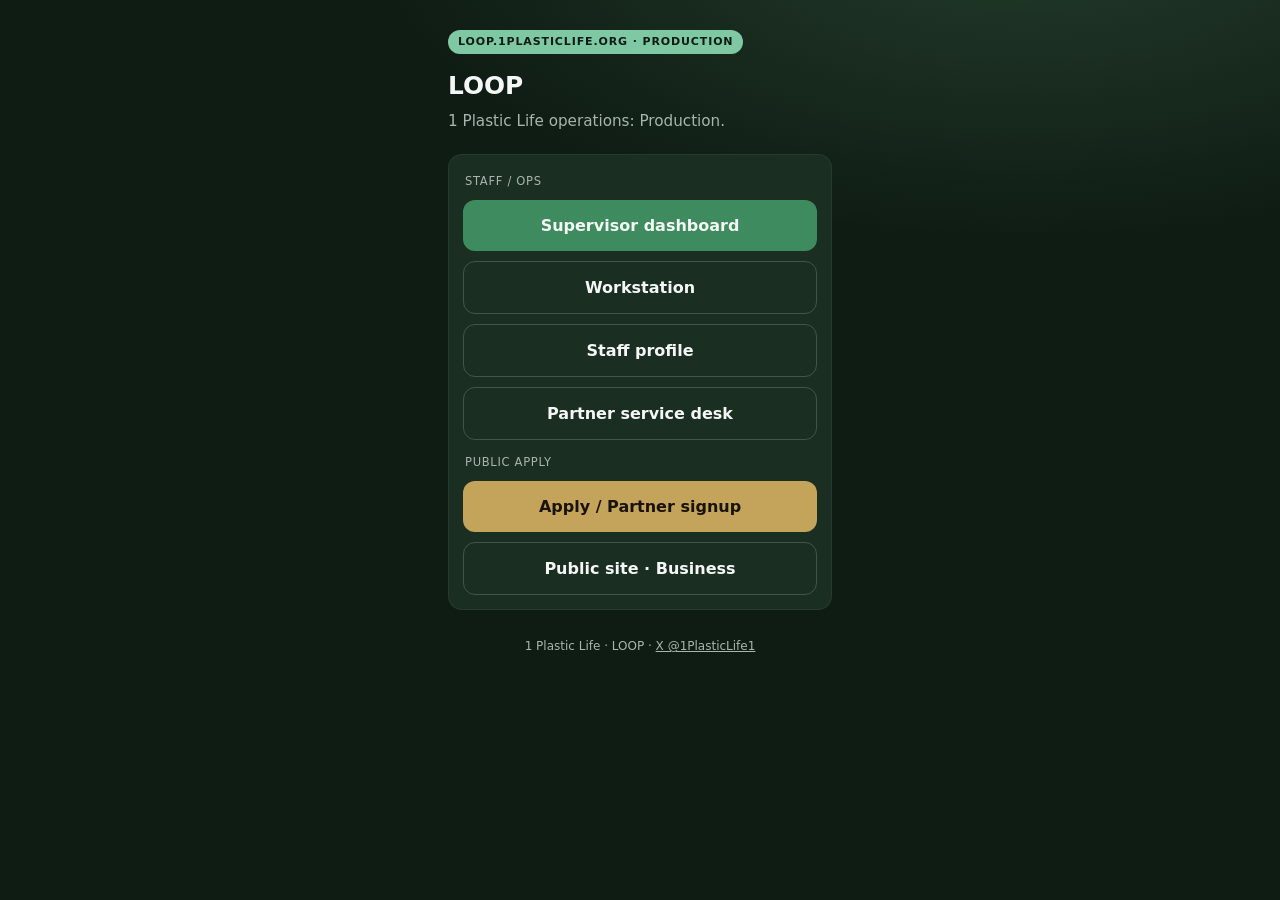
<file: index.html>
<!DOCTYPE html>
<html lang="en">
<head>
  <meta charset="utf-8" />
  <meta name="viewport" content="width=device-width, initial-scale=1" />
  <title>LOOP — 1 Plastic Life (Production)</title>
  <meta name="robots" content="noindex,nofollow" />
  <style>
    :root {
      --bg: #0f1c14;
      --card: #1a2e22;
      --text: #f4f7f5;
      --muted: #a8b5ad;
      --accent: #3d8b5e;
      --accent2: #c4a35a;
      --danger: #b85c38;
      --radius: 14px;
      --font: system-ui, -apple-system, "Segoe UI", Roboto, Helvetica, Arial, sans-serif;
    }
    * { box-sizing: border-box; }
    body {
      margin: 0; min-height: 100vh;
      font-family: var(--font);
      background: radial-gradient(1200px 600px at 80% -10%, #243d2c 0%, var(--bg) 55%);
      color: var(--text);
      line-height: 1.45;
    }
    main {
      max-width: 420px;
      margin: 0 auto;
      padding: 28px 18px 48px;
    }
    .badge {
      display: inline-block;
      font-size: 11px;
      letter-spacing: 0.08em;
      text-transform: uppercase;
      color: var(--bg);
      background: #7ec8a3;
      padding: 4px 10px;
      border-radius: 999px;
      font-weight: 700;
    }
    h1 {
      font-size: 1.55rem;
      margin: 14px 0 6px;
      font-weight: 750;
    }
    .sub { color: var(--muted); font-size: 0.95rem; margin: 0 0 22px; }
    .card {
      background: var(--card);
      border: 1px solid rgba(255,255,255,0.06);
      border-radius: var(--radius);
      padding: 14px;
      display: grid;
      gap: 10px;
    }
    .section-label {
      font-size: 0.72rem;
      letter-spacing: 0.06em;
      text-transform: uppercase;
      color: var(--muted);
      margin: 4px 2px 0;
    }
    a.btn {
      display: block;
      text-align: center;
      text-decoration: none;
      color: var(--text);
      background: var(--accent);
      padding: 14px 16px;
      border-radius: 12px;
      font-weight: 650;
      font-size: 1rem;
    }
    a.btn.secondary {
      background: transparent;
      border: 1px solid rgba(255,255,255,0.18);
    }
    a.btn.apply {
      background: var(--accent2);
      color: #1a1408;
    }
    .muted-card {
      border: 1px dashed rgba(255,255,255,0.16);
      border-radius: 12px;
      padding: 12px 14px;
      font-size: 0.85rem;
      color: var(--muted);
    }
    .muted-card strong { color: var(--text); font-weight: 650; }
    .note {
      margin-top: 18px;
      font-size: 0.8rem;
      color: var(--muted);
    }
    .note code { color: #d7e0db; font-size: 0.75rem; }
    .warn {
      margin-top: 12px;
      font-size: 0.78rem;
      color: #e6c7b8;
      border-left: 3px solid var(--danger);
      padding-left: 10px;
    }
    footer {
      margin-top: 28px;
      font-size: 0.75rem;
      color: var(--muted);
      text-align: center;
    }
  </style>
</head>
<body>
  <main>
    <span class="badge">loop.1plasticlife.org · Production</span>
    <h1>LOOP</h1>
    <p class="sub">1 Plastic Life operations: Production.</p>

    <div class="card">
      <div class="section-label">Staff / ops</div>
      <a class="btn" href="https://script.google.com/macros/s/AKfycbzbHiSf0paceH7Rdgt2Fe05joeS_8nn63sLT7HYFdPkWV88ZIE3BXT2tIFUeE112nJ69Q/exec?view=open" target="_blank" rel="noopener">
        Supervisor dashboard
      </a>
      <a class="btn secondary" href="https://script.google.com/macros/s/AKfycbzbHiSf0paceH7Rdgt2Fe05joeS_8nn63sLT7HYFdPkWV88ZIE3BXT2tIFUeE112nJ69Q/exec?view=workstation_qr" target="_blank" rel="noopener">
        Workstation
      </a>
      <a class="btn secondary" href="https://script.google.com/macros/s/AKfycbzbHiSf0paceH7Rdgt2Fe05joeS_8nn63sLT7HYFdPkWV88ZIE3BXT2tIFUeE112nJ69Q/exec?view=profile" target="_blank" rel="noopener">
        Staff profile
      </a>
      <a class="btn secondary" href="https://script.google.com/macros/s/AKfycbzbHiSf0paceH7Rdgt2Fe05joeS_8nn63sLT7HYFdPkWV88ZIE3BXT2tIFUeE112nJ69Q/exec?view=partner_service" target="_blank" rel="noopener">
        Partner service desk
      </a>

      <div class="section-label">Public apply</div>
      <a class="btn apply" href="https://script.google.com/macros/s/AKfycbzbHiSf0paceH7Rdgt2Fe05joeS_8nn63sLT7HYFdPkWV88ZIE3BXT2tIFUeE112nJ69Q/exec?view=apply" target="_blank" rel="noopener">
        Apply / Partner signup
      </a>

      <a class="btn secondary" href="https://www.1plasticlife.org/business.html" target="_blank" rel="noopener">
        Public site · Business
      </a>
    </div>
    <footer>1 Plastic Life · LOOP · <a href="https://x.com/1PlasticLife1" target="_blank" rel="noopener me" style="color:inherit">X @1PlasticLife1</a></footer>
  </main>
</body>
</html>
</file>
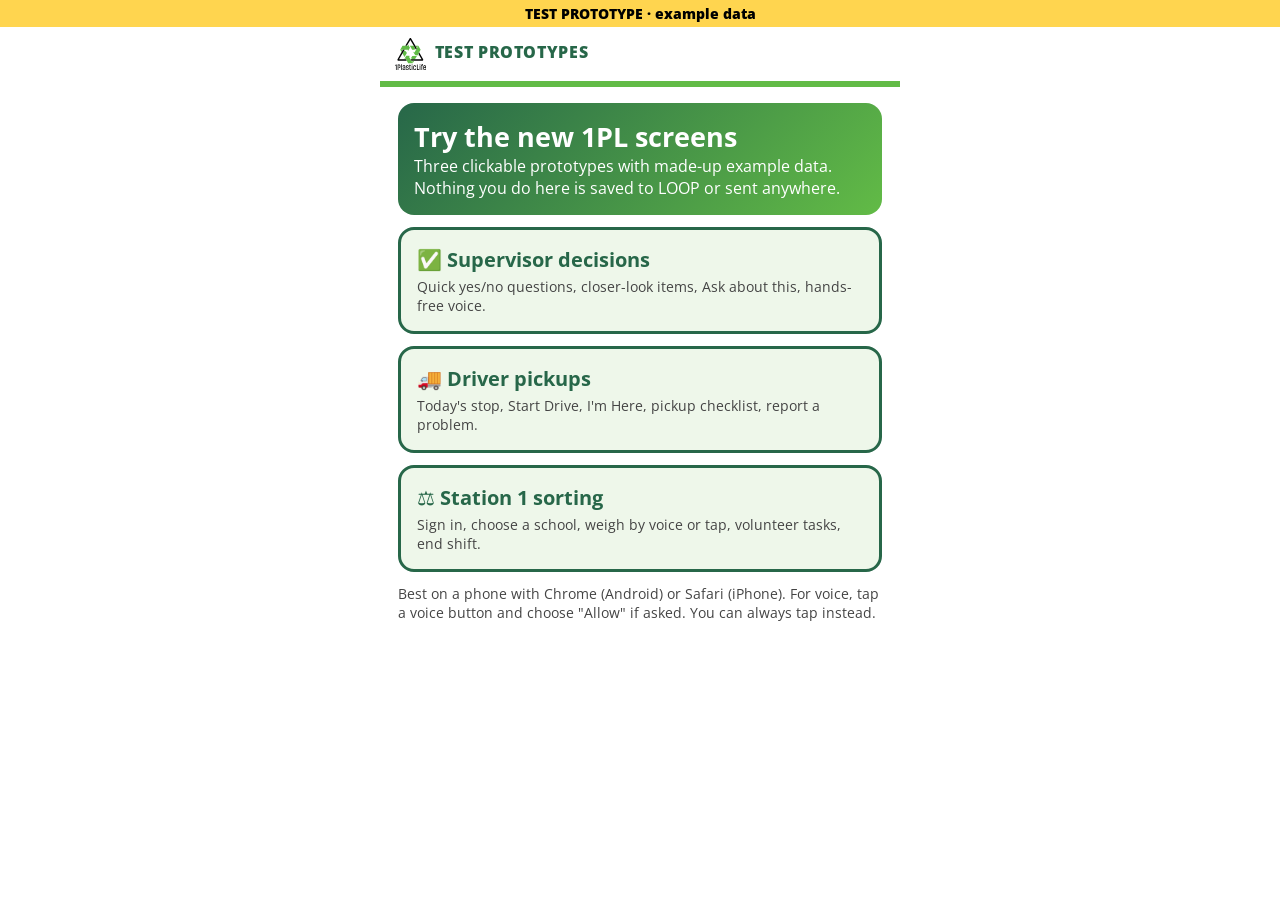
<file: prototypes/index.html>
<!doctype html><html lang="en"><head><meta charset="utf-8"><meta name="viewport" content="width=device-width,initial-scale=1">
<meta http-equiv="Content-Security-Policy" content="default-src 'self'; img-src 'self' data:; style-src 'self' 'unsafe-inline'; script-src 'none'; connect-src 'none'; font-src 'self'">
<meta name="robots" content="noindex"><link rel="icon" href="data:,"><title>1PL Test Prototypes</title><link rel="stylesheet" href="inbox/brand.css">
<style>a.card{display:block;text-decoration:none;color:inherit;border:3px solid #276749;border-radius:16px;padding:16px;background:#eef7ea}a.card h2{margin:0 0 4px}</style></head><body>
<div class="banner">TEST PROTOTYPE · example data</div>
<div class="app"><div class="top"><span><img src="inbox/logo.svg" alt="1 Plastic Life">Test prototypes</span></div>
<div class="body"><div class="hero"><h1>Try the new 1PL screens</h1><div class="count">Three clickable prototypes with made-up example data. Nothing you do here is saved to LOOP or sent anywhere.</div></div>
<a class="card" id="lInbox" href="inbox/index.html"><h2>✅ Supervisor decisions</h2><div class="small">Quick yes/no questions, closer-look items, Ask about this, hands-free voice.</div></a>
<a class="card" id="lDriver" href="driver/index.html"><h2>🚚 Driver pickups</h2><div class="small">Today's stop, Start Drive, I'm Here, pickup checklist, report a problem.</div></a>
<a class="card" id="lStation" href="station/index.html"><h2>⚖️ Station 1 sorting</h2><div class="small">Sign in, choose a school, weigh by voice or tap, volunteer tasks, end shift.</div></a>
<div class="small">Best on a phone with Chrome (Android) or Safari (iPhone). For voice, tap a voice button and choose "Allow" if asked. You can always tap instead.</div></div></div></body></html>
</file>
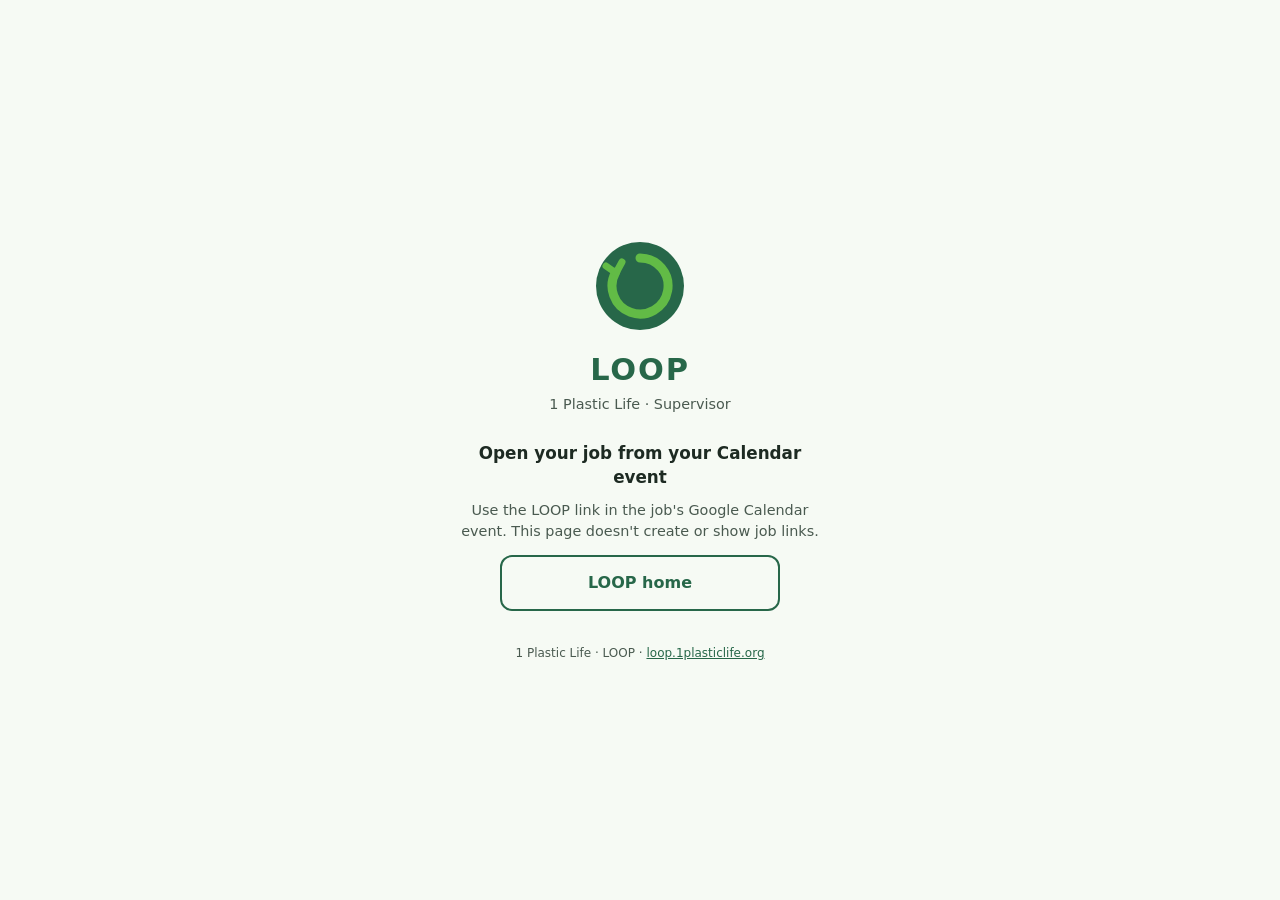
<file: supervisor/index.html>
<!DOCTYPE html>
<html lang="en">
<head>
<meta charset="utf-8">
<meta name="viewport" content="width=device-width, initial-scale=1">
<meta name="robots" content="noindex,nofollow">
<meta name="referrer" content="no-referrer">
<meta http-equiv="Content-Security-Policy" content="default-src 'none'; style-src 'unsafe-inline'; script-src 'unsafe-inline'; img-src data:; base-uri 'none'; form-action 'none'">
<meta name="theme-color" content="#276749">
<title>Loading LOOP… · 1 Plastic Life</title>
<style>
:root{--g:#62BB46;--d:#276749;--t:#1d2a22;--m:#4a5a50}
*{box-sizing:border-box}
html,body{margin:0;height:100%}
body{font-family:"Open Sans",system-ui,-apple-system,"Segoe UI",Roboto,Helvetica,Arial,sans-serif;color:var(--t);background:#f6faf4;display:flex;align-items:center;justify-content:center;line-height:1.45}
main{width:100%;max-width:400px;padding:32px 20px;text-align:center}
.logo{width:96px;height:96px;margin:0 auto 14px;display:block}
h1{font-size:1.9rem;margin:0;color:var(--d);font-weight:800;letter-spacing:.06em}
.org{margin:2px 0 26px;color:var(--m);font-size:.9rem}
.spin{width:38px;height:38px;margin:0 auto 14px;border:4px solid #d6ead0;border-top-color:var(--g);border-radius:50%;animation:s .9s linear infinite}
@keyframes s{to{transform:rotate(360deg)}}
@media (prefers-reduced-motion:reduce){.spin{animation-duration:3s}}
.status{font-size:1.05rem;font-weight:600;margin:0 0 8px}
.note{font-size:.9rem;color:var(--m);margin:10px 0}
.btn{display:block;margin:14px auto 0;max-width:280px;padding:14px 16px;border-radius:12px;background:var(--d);color:#fff;text-decoration:none;font-weight:700;font-size:1rem;border:0;cursor:pointer;font-family:inherit;width:100%}
.btn:focus-visible{outline:3px solid var(--g);outline-offset:2px}
.btn.sec{background:transparent;color:var(--d);border:2px solid var(--d)}
[hidden]{display:none!important}
footer{margin-top:34px;font-size:.75rem;color:var(--m)}
footer a{color:var(--d)}
</style>
</head>
<body>
<main>
<svg class="logo" viewBox="0 0 96 96" role="img" aria-label="LOOP"><circle cx="48" cy="48" r="44" fill="#276749"/><path d="M48 20a28 28 0 1 1-24.2 14" fill="none" stroke="#62BB46" stroke-width="9" stroke-linecap="round"/><path d="M14 28l10 7 6-11" fill="none" stroke="#62BB46" stroke-width="7" stroke-linecap="round" stroke-linejoin="round"/></svg>
<h1>LOOP</h1>
<p class="org">1 Plastic Life · Supervisor</p>

<div id="loading" role="status" aria-live="polite">
<div class="spin" aria-hidden="true"></div>
<p class="status">Loading LOOP…</p>
<p class="note" id="slow" hidden>The network is slow. LOOP is still loading. You can keep waiting or try again.</p>
<button class="btn" id="retry" type="button" hidden>Try again</button>
</div>

<div id="nolink" hidden>
<p class="status">Open your job from your Calendar event</p>
<p class="note">Use the LOOP link in the job's Google Calendar event. This page doesn't create or show job links.</p>
<a class="btn sec" href="/">LOOP home</a>
</div>

<noscript>
<p class="status">Open your job from your Calendar event</p>
<p class="note">JavaScript is off, so this page can't open LOOP for you. Use the LOOP link in the job's Google Calendar event.</p>
<style>#loading{display:none}</style>
</noscript>

<footer>1 Plastic Life · LOOP · <a href="/">loop.1plasticlife.org</a></footer>
</main>
<script>
(function(){
  // Prod LOOP /exec. Must match the live gateway index.html.
  var EXEC="https://script.google.com/macros/s/AKfycbzbHiSf0paceH7Rdgt2Fe05joeS_8nn63sLT7HYFdPkWV88ZIE3BXT2tIFUeE112nJ69Q/exec";
  var q=location.search, h=location.hash;
  // AQ-LINK-1: only pass through what the supervisor arrived with. Nothing is stored, logged or built.
  if(!q && !h){
    document.getElementById("loading").hidden=true;
    document.getElementById("nolink").hidden=false;
    return;
  }
  var target=EXEC+q+h;
  function go(){location.replace(target);}
  setTimeout(function(){
    document.getElementById("slow").hidden=false;
    var b=document.getElementById("retry");b.hidden=false;b.onclick=go;
  },8000);
  // Let the branded screen paint, then navigate the whole tab (no iframe).
  requestAnimationFrame(function(){setTimeout(go,0);});
})();
</script>
</body>
</html>
</file>
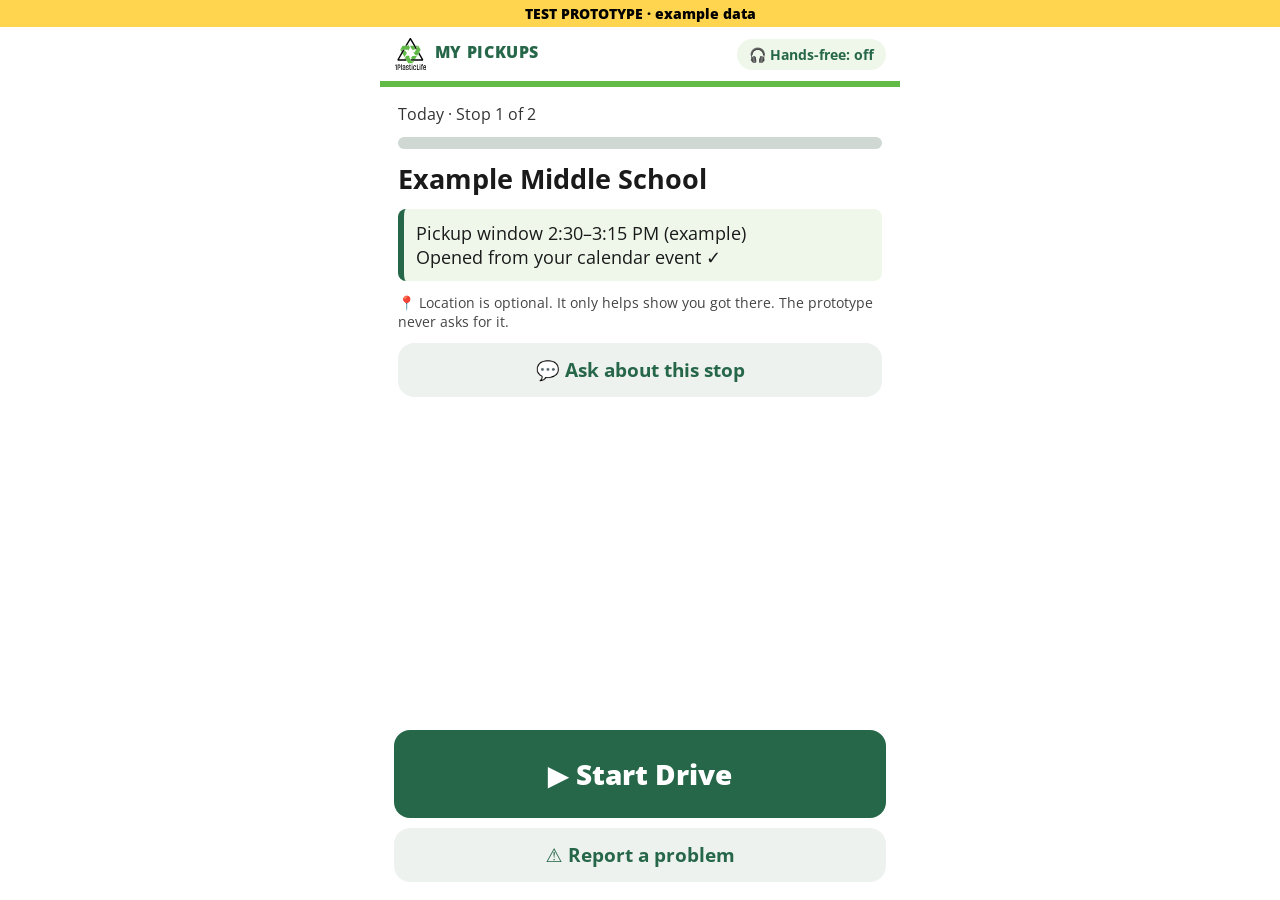
<file: prototypes/driver/index.html>
<!doctype html><html lang="en"><head><meta charset="utf-8"><meta name="viewport" content="width=device-width,initial-scale=1,viewport-fit=cover">
<meta http-equiv="Content-Security-Policy" content="default-src 'self'; img-src 'self' data:; style-src 'self' 'unsafe-inline'; script-src 'self'; connect-src 'none'; font-src 'self'">
<meta name="robots" content="noindex"><link rel="icon" href="data:,"><title>1PL Driver · TEST PROTOTYPE</title><link rel="stylesheet" href="brand.css"></head><body>
<div class="banner">TEST PROTOTYPE · example data</div>
<div class="app"><div class="top"><span><img src="logo.svg" alt="1 Plastic Life"><span id="title">My pickups</span></span><button class="pill" id="hfPill">🎧 Hands-free: off</button></div>
<div class="body" id="body"></div><div class="bottom" id="bottom"></div></div>
<div class="toast hidden" id="toast" role="status"><span id="toastText"></span><button id="undoBtn">Undo</button></div>
<script src="voice.js"></script><script src="chat.js"></script><script src="confirm.js"></script><script src="driver.js"></script></body></html>
</file>
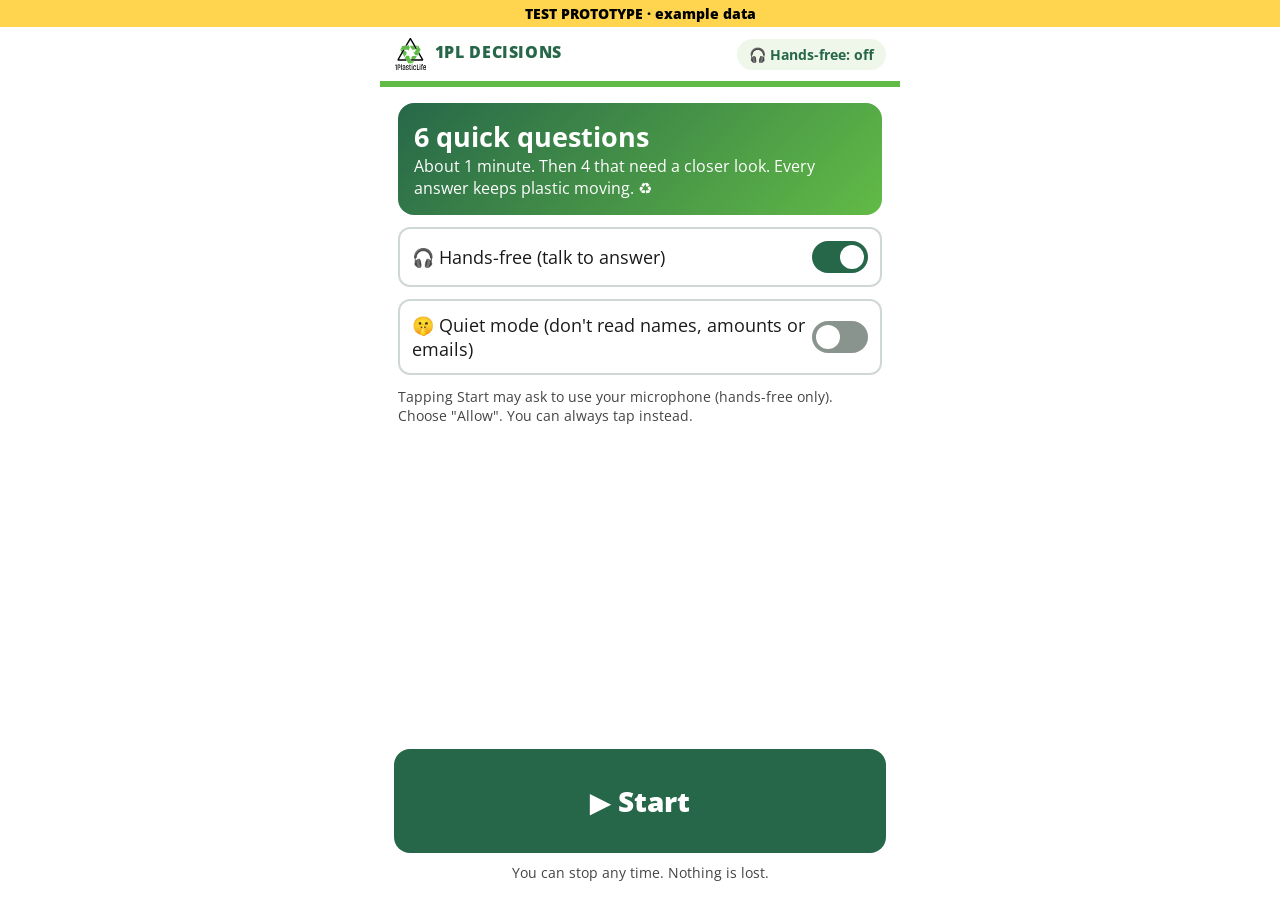
<file: prototypes/inbox/index.html>
<!doctype html><html lang="en"><head><meta charset="utf-8"><meta name="viewport" content="width=device-width,initial-scale=1,viewport-fit=cover">
<meta http-equiv="Content-Security-Policy" content="default-src 'self'; img-src 'self' data:; style-src 'self' 'unsafe-inline'; script-src 'self'; connect-src 'none'; font-src 'self'">
<meta name="robots" content="noindex"><link rel="icon" href="data:,"><title>1PL Decisions · TEST PROTOTYPE</title><link rel="stylesheet" href="brand.css"></head><body>
<div class="banner">TEST PROTOTYPE · example data</div>
<div class="app"><div class="top"><span><img src="logo.svg" alt="1 Plastic Life"><span id="title">1PL Decisions</span></span><button class="pill" id="hfPill" aria-label="Hands-free on or off">🎧 Hands-free: off</button></div>
<div class="body" id="body"></div><div class="bottom" id="bottom"></div></div>
<div class="toast hidden" id="toast" role="status"><span id="toastText"></span><button id="undoBtn">Undo</button></div>
<script src="voice.js"></script><script src="chat.js"></script><script src="inbox.js"></script></body></html>
</file>
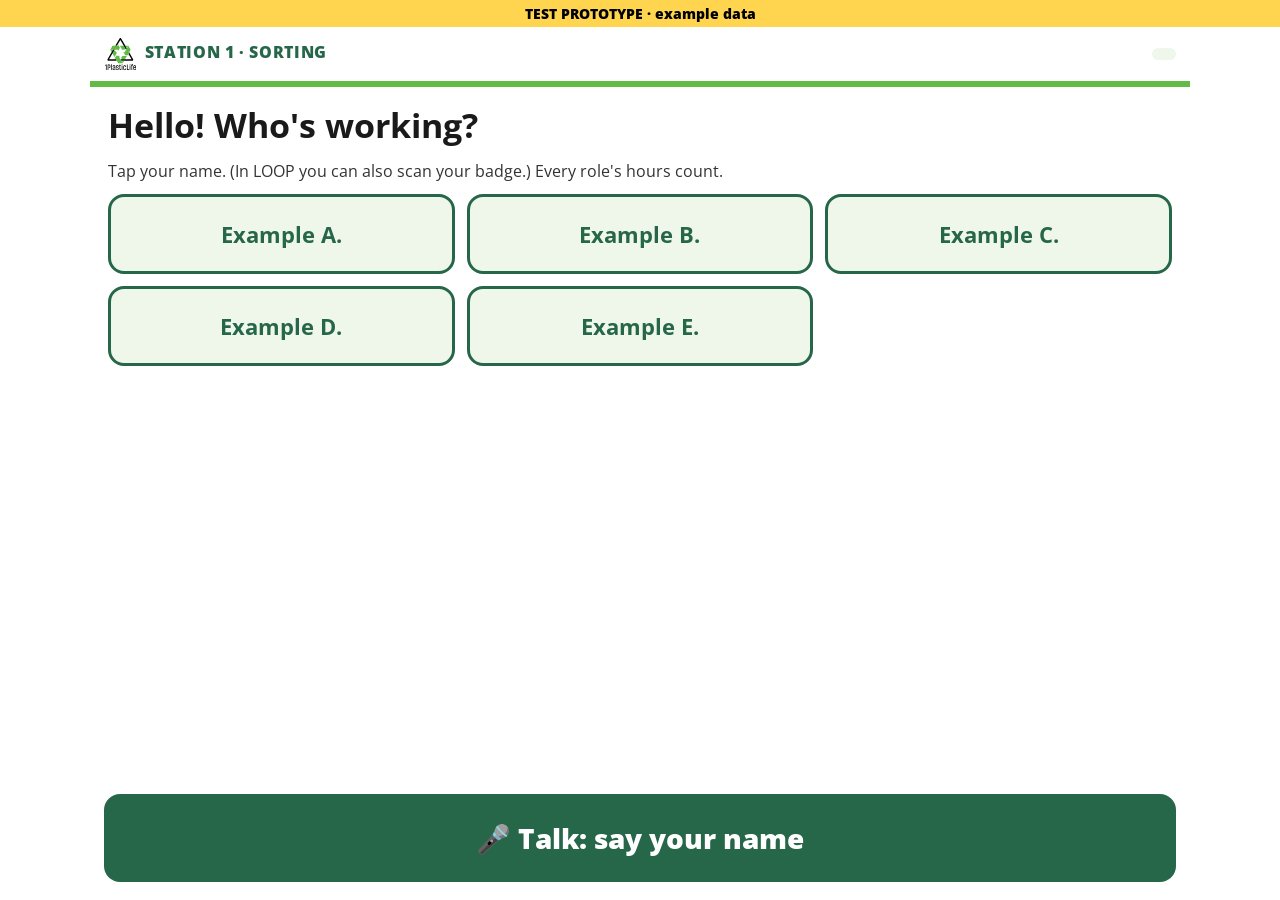
<file: prototypes/station/index.html>
<!doctype html><html lang="en"><head><meta charset="utf-8"><meta name="viewport" content="width=device-width,initial-scale=1">
<meta http-equiv="Content-Security-Policy" content="default-src 'self'; img-src 'self' data:; style-src 'self' 'unsafe-inline'; script-src 'self'; connect-src 'none'; font-src 'self'">
<meta name="robots" content="noindex"><link rel="icon" href="data:,"><title>1PL Station 1 · TEST PROTOTYPE</title><link rel="stylesheet" href="brand.css">
<style>.app.wide h1{font-size:34px}.app.wide .tile{font-size:22px;padding:22px 10px}@media(max-width:700px){.grid3{grid-template-columns:1fr 1fr}}</style></head><body>
<div class="banner">TEST PROTOTYPE · example data</div>
<div class="app wide"><div class="top"><span><img src="logo.svg" alt="1 Plastic Life"><span id="title">Station 1</span></span><span id="who" class="pill"></span></div>
<div class="body" id="body"></div><div class="bottom" id="bottom"></div></div>
<div class="toast hidden" id="toast" role="status"><span id="toastText"></span><button id="undoBtn">Undo</button></div>
<script src="voice.js"></script><script src="chat.js"></script><script src="confirm.js"></script><script src="station.js"></script></body></html>
</file>
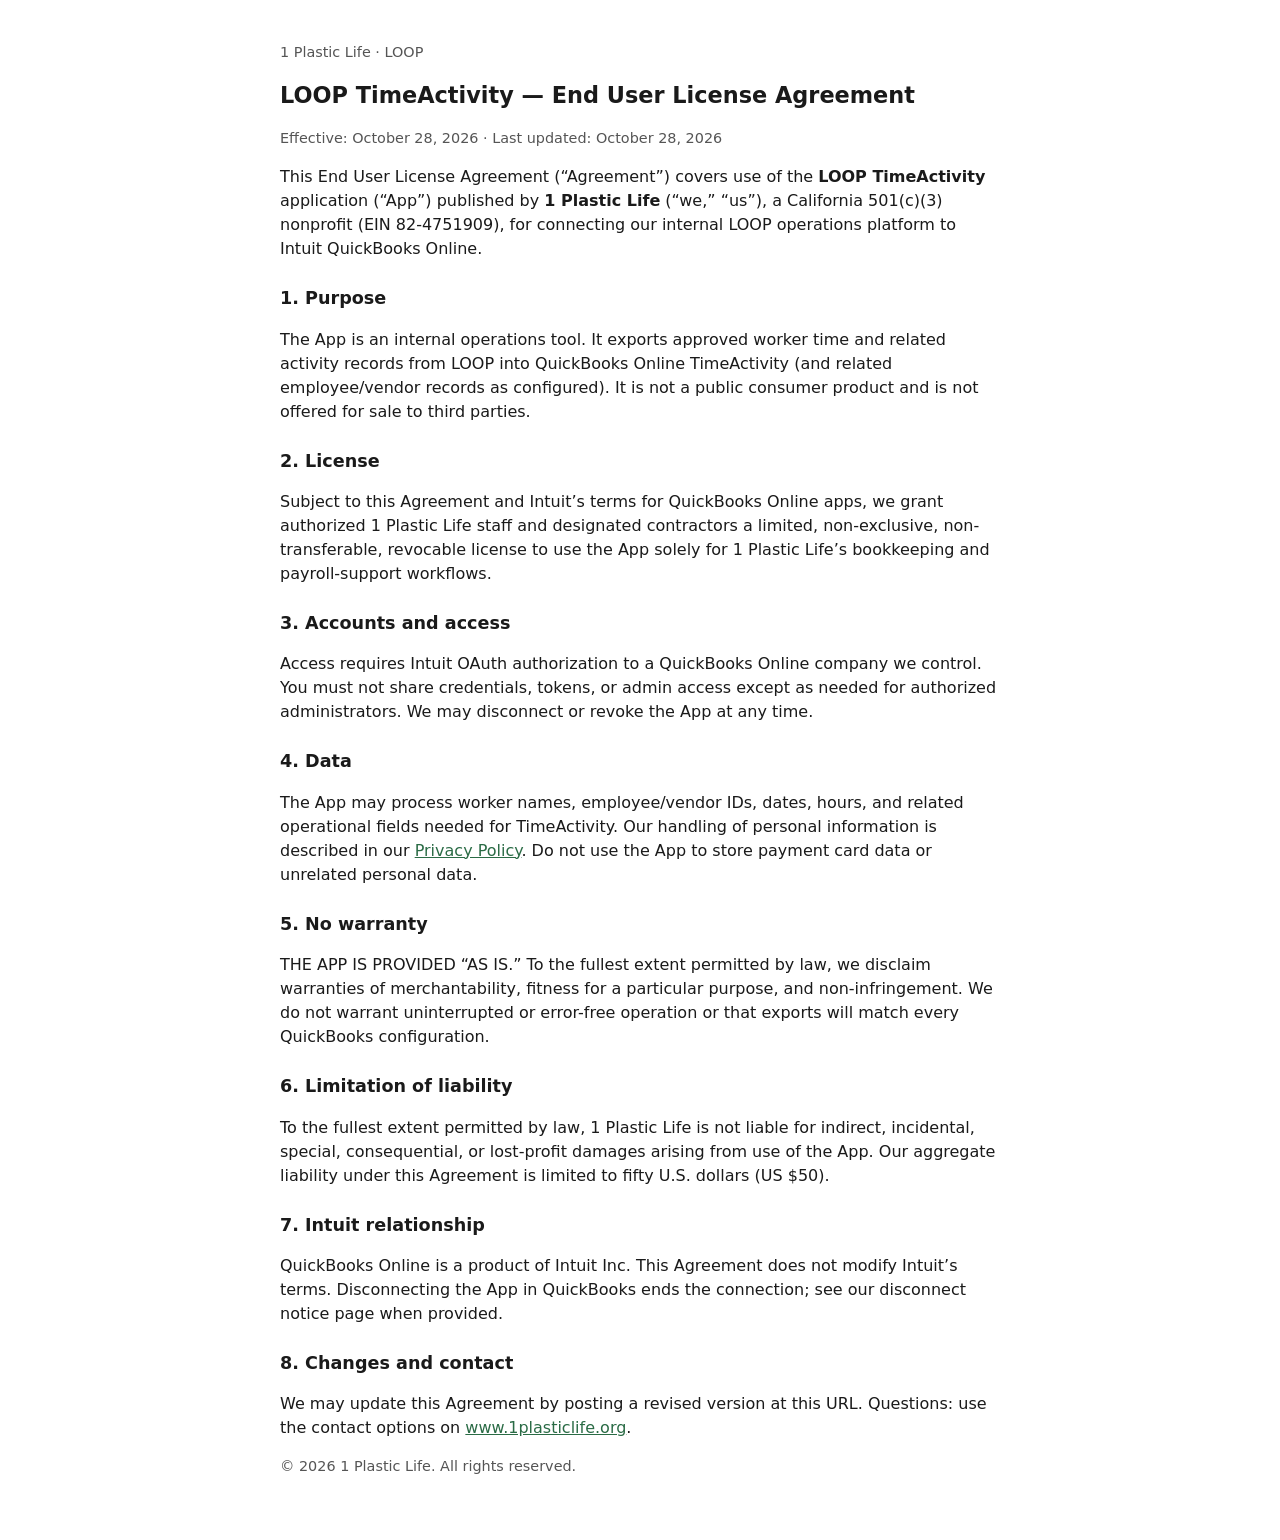
<file: eula.html>
<!DOCTYPE html>
<html lang="en">
<head>
  <meta charset="utf-8" />
  <meta name="viewport" content="width=device-width, initial-scale=1" />
  <title>LOOP TimeActivity — End User License Agreement | 1 Plastic Life</title>
  <meta name="robots" content="noindex,nofollow" />
  <style>
    body { font-family: system-ui, -apple-system, Segoe UI, Roboto, Helvetica, Arial, sans-serif; max-width: 720px; margin: 0 auto; padding: 28px 18px 48px; line-height: 1.5; color: #1a1a1a; }
    h1 { font-size: 1.4rem; } h2 { font-size: 1.1rem; margin-top: 1.5rem; }
    .muted { color: #555; font-size: 0.9rem; }
    a { color: #2a6b45; }
  </style>
</head>
<body>
  <p class="muted">1 Plastic Life · LOOP</p>
  <h1>LOOP TimeActivity — End User License Agreement</h1>
  <p class="muted">Effective: October 28, 2026 · Last updated: October 28, 2026</p>
  <p>This End User License Agreement (“Agreement”) covers use of the <strong>LOOP TimeActivity</strong> application (“App”) published by <strong>1 Plastic Life</strong> (“we,” “us”), a California 501(c)(3) nonprofit (EIN 82-4751909), for connecting our internal LOOP operations platform to Intuit QuickBooks Online.</p>
  <h2>1. Purpose</h2>
  <p>The App is an internal operations tool. It exports approved worker time and related activity records from LOOP into QuickBooks Online TimeActivity (and related employee/vendor records as configured). It is not a public consumer product and is not offered for sale to third parties.</p>
  <h2>2. License</h2>
  <p>Subject to this Agreement and Intuit’s terms for QuickBooks Online apps, we grant authorized 1 Plastic Life staff and designated contractors a limited, non-exclusive, non-transferable, revocable license to use the App solely for 1 Plastic Life’s bookkeeping and payroll-support workflows.</p>
  <h2>3. Accounts and access</h2>
  <p>Access requires Intuit OAuth authorization to a QuickBooks Online company we control. You must not share credentials, tokens, or admin access except as needed for authorized administrators. We may disconnect or revoke the App at any time.</p>
  <h2>4. Data</h2>
  <p>The App may process worker names, employee/vendor IDs, dates, hours, and related operational fields needed for TimeActivity. Our handling of personal information is described in our <a href="https://www.1plasticlife.org/privacy.html">Privacy Policy</a>. Do not use the App to store payment card data or unrelated personal data.</p>
  <h2>5. No warranty</h2>
  <p>THE APP IS PROVIDED “AS IS.” To the fullest extent permitted by law, we disclaim warranties of merchantability, fitness for a particular purpose, and non-infringement. We do not warrant uninterrupted or error-free operation or that exports will match every QuickBooks configuration.</p>
  <h2>6. Limitation of liability</h2>
  <p>To the fullest extent permitted by law, 1 Plastic Life is not liable for indirect, incidental, special, consequential, or lost-profit damages arising from use of the App. Our aggregate liability under this Agreement is limited to fifty U.S. dollars (US $50).</p>
  <h2>7. Intuit relationship</h2>
  <p>QuickBooks Online is a product of Intuit Inc. This Agreement does not modify Intuit’s terms. Disconnecting the App in QuickBooks ends the connection; see our disconnect notice page when provided.</p>
  <h2>8. Changes and contact</h2>
  <p>We may update this Agreement by posting a revised version at this URL. Questions: use the contact options on <a href="https://www.1plasticlife.org/">www.1plasticlife.org</a>.</p>
  <p class="muted">© 2026 1 Plastic Life. All rights reserved.</p>
</body>
</html>
</file>
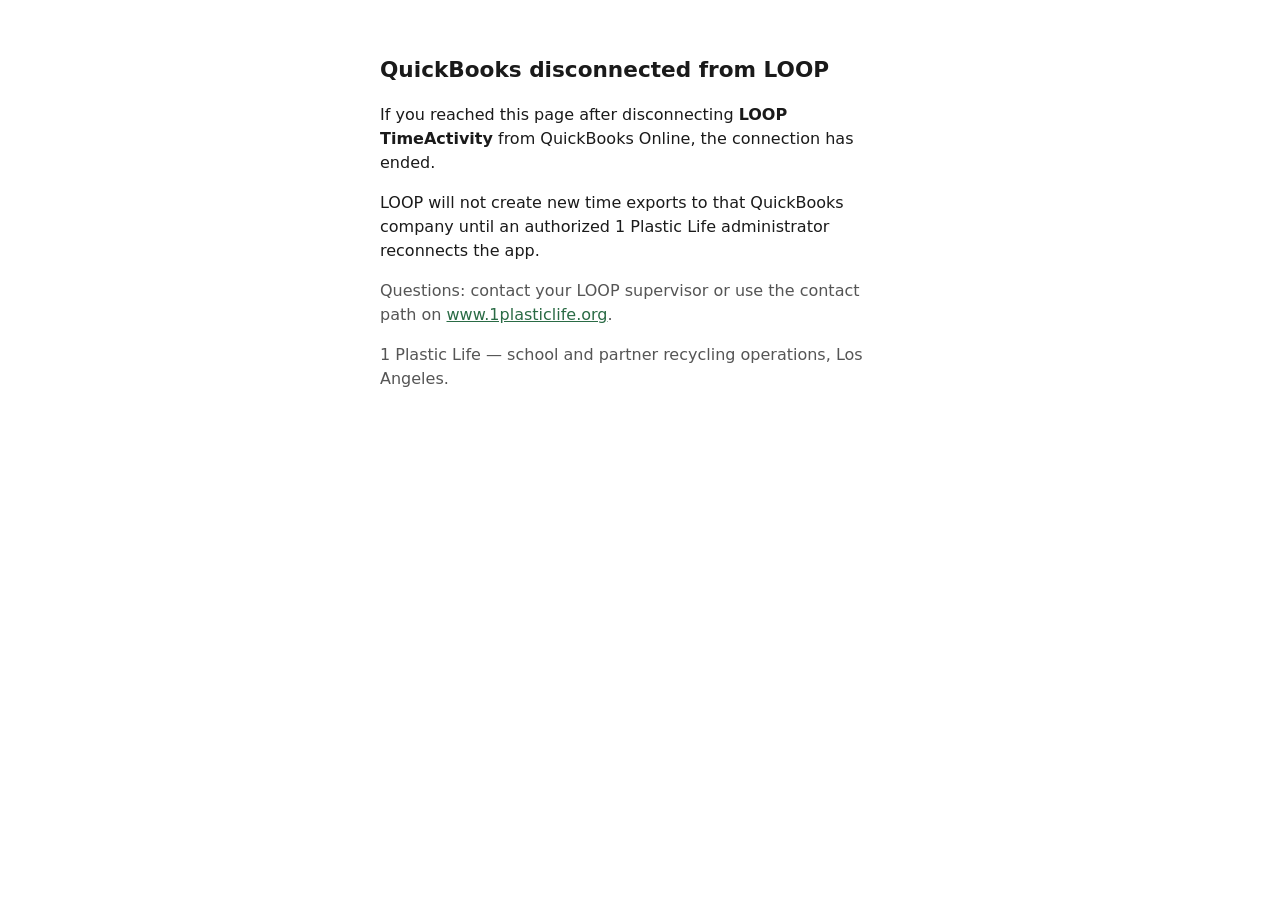
<file: qbo-disconnected.html>
<!DOCTYPE html>
<html lang="en">
<head>
  <meta charset="utf-8" />
  <meta name="viewport" content="width=device-width, initial-scale=1" />
  <title>QuickBooks disconnected from LOOP | 1 Plastic Life</title>
  <meta name="robots" content="noindex,nofollow" />
  <style>
    body { font-family: system-ui, -apple-system, Segoe UI, Roboto, Helvetica, Arial, sans-serif; max-width: 520px; margin: 0 auto; padding: 40px 18px; line-height: 1.5; color: #1a1a1a; }
    h1 { font-size: 1.35rem; }
    .muted { color: #555; }
    a { color: #2a6b45; }
  </style>
</head>
<body>
  <h1>QuickBooks disconnected from LOOP</h1>
  <p>If you reached this page after disconnecting <strong>LOOP TimeActivity</strong> from QuickBooks Online, the connection has ended.</p>
  <p>LOOP will not create new time exports to that QuickBooks company until an authorized 1 Plastic Life administrator reconnects the app.</p>
  <p class="muted">Questions: contact your LOOP supervisor or use the contact path on <a href="https://www.1plasticlife.org/">www.1plasticlife.org</a>.</p>
  <p class="muted">1 Plastic Life — school and partner recycling operations, Los Angeles.</p>
</body>
</html>
</file>
<file: prototypes/inbox/brand.css>
@font-face{font-family:'Open Sans';src:url(OpenSans.ttf) format('truetype');font-weight:300 800;font-display:swap}
:root{--g:#276749;--b:#62BB46;--gl:#eef7ea;--ink:#1a1a1a;--line:#cfd8d3}
*{box-sizing:border-box}html,body{margin:0;height:100%}
body{font-family:'Open Sans',system-ui,-apple-system,'Segoe UI',Roboto,sans-serif;background:#fff;color:var(--ink);font-size:18px;-webkit-text-size-adjust:100%}
.banner{background:#ffd54f;color:#000;text-align:center;font-weight:800;font-size:14px;padding:4px}
.app{max-width:520px;margin:0 auto;min-height:calc(100vh - 27px);display:flex;flex-direction:column}
.app.wide{max-width:1100px}
.top{display:flex;justify-content:space-between;align-items:center;padding:10px 14px;border-bottom:6px solid var(--b);color:var(--g);font-weight:800;text-transform:uppercase;letter-spacing:.04em;font-size:16px;gap:8px}
.top img{height:34px;vertical-align:middle;margin-right:8px}
.pill{background:var(--gl);color:var(--g);border-radius:20px;padding:6px 12px;font-weight:700;font-size:14px;text-transform:none;letter-spacing:0;border:0;cursor:pointer}
.body{flex:1;padding:16px 18px;display:flex;flex-direction:column;gap:12px}
.bottom{padding:10px 14px 18px;display:grid;grid-template-columns:1fr 1fr;gap:10px;position:sticky;bottom:0;background:#fff}
.full{grid-column:1/-1}
h1{font-size:27px;line-height:1.2;margin:2px 0}h2{font-size:20px;margin:6px 0 0;color:var(--g)}
.count{font-size:16px;color:#333}.small{font-size:14px;color:#444}
.prog{height:12px;background:var(--line);border-radius:6px;overflow:hidden}.prog div{height:12px;background:var(--g);transition:width .3s}
.rec{background:var(--gl);border-left:6px solid var(--g);padding:12px;font-size:18px;border-radius:8px}
.box{border:2px solid var(--line);border-radius:12px;padding:12px;font-size:17px}
.speak{background:var(--g);color:#fff;border-radius:12px;padding:12px;font-size:16px}
.note{background:#fff3cd;color:#5c4400;border-radius:10px;padding:10px;font-size:15px}
button{font:inherit;border:0;border-radius:16px;cursor:pointer;touch-action:manipulation}
button:focus-visible{outline:4px solid var(--b);outline-offset:2px}
.yes{background:var(--g);color:#fff;font-size:28px;font-weight:800;min-height:88px}
.no{background:#fff;color:var(--g);border:3px solid var(--g);font-size:28px;font-weight:800;min-height:88px}
.later{background:#eef2ef;color:var(--g);font-size:19px;font-weight:700;min-height:54px}
.yes:disabled,.no:disabled{opacity:.4}
.toast{position:fixed;left:50%;transform:translateX(-50%);bottom:190px;background:#222;color:#fff;border-radius:12px;padding:10px 14px;display:flex;gap:14px;align-items:center;font-size:17px;z-index:20;max-width:92vw}
.toast b{color:#9be7b0}.toast button{background:#fff;color:#000;padding:8px 14px;font-weight:700}
.toggle{display:flex;justify-content:space-between;align-items:center;font-size:18px;padding:12px;border:2px solid var(--line);border-radius:12px;background:#fff;width:100%;text-align:left;color:var(--ink)}
.sw{flex:none;width:56px;height:32px;border-radius:16px;background:#8a948e;position:relative}.sw:after{content:"";position:absolute;left:4px;top:4px;width:24px;height:24px;border-radius:50%;background:#fff;transition:left .2s}
.toggle[aria-checked=true] .sw{background:var(--g)}.toggle[aria-checked=true] .sw:after{left:28px}
.hero{background:linear-gradient(135deg,#276749,#62BB46);color:#fff;border-radius:16px;padding:16px}.hero .count{color:#fff}
.big{font-size:64px;text-align:center}.c{text-align:center}
.modal{position:fixed;inset:0;background:#0008;display:flex;align-items:flex-end;justify-content:center;z-index:30}
.sheet{background:#fff;width:100%;max-width:520px;border-radius:20px 20px 0 0;padding:18px;display:flex;flex-direction:column;gap:12px;max-height:92vh;overflow:auto}
.msgs{display:flex;flex-direction:column;gap:8px;overflow:auto;flex:1;min-height:200px}
.msg{max-width:85%;padding:10px 12px;border-radius:14px;font-size:16px;line-height:1.35}.me{align-self:flex-end;background:var(--g);color:#fff}.bot{align-self:flex-start;background:#f1f3f2}
.ex-tag{display:block;font-size:12px;color:#6b5000;font-weight:700;margin-bottom:2px}
.chatin{display:flex;gap:8px}.chatin input{flex:1;font:inherit;font-size:16px;padding:12px;border:2px solid var(--line);border-radius:24px;min-width:0}
.mic{background:var(--g);color:#fff;width:52px;height:52px;border-radius:50%;font-size:22px;flex:none}
.chips{display:flex;flex-wrap:wrap;gap:6px}.chip{background:var(--gl);color:var(--g);border-radius:16px;padding:8px 12px;font-size:15px;font-weight:600}
.chk{display:flex;gap:10px;align-items:center;font-size:18px;padding:10px 12px;border:2px solid var(--line);border-radius:12px}.chk.done{background:var(--gl);border-color:var(--g)}.chk.cur{border-color:var(--g);border-width:3px;font-weight:700}
.grid{display:grid;grid-template-columns:1fr 1fr;gap:10px}.grid3{display:grid;grid-template-columns:repeat(3,1fr);gap:12px}
.tile{background:var(--gl);border:3px solid var(--g);border-radius:16px;font-size:19px;font-weight:700;color:var(--g);padding:18px 10px;text-align:center}
.tile.on{background:var(--g);color:#fff}
.hidden{display:none!important}
.listening{animation:pulse 1s infinite}@keyframes pulse{50%{opacity:.6}}
</file>
<file: prototypes/driver/brand.css>
@font-face{font-family:'Open Sans';src:url(OpenSans.ttf) format('truetype');font-weight:300 800;font-display:swap}
:root{--g:#276749;--b:#62BB46;--gl:#eef7ea;--ink:#1a1a1a;--line:#cfd8d3}
*{box-sizing:border-box}html,body{margin:0;height:100%}
body{font-family:'Open Sans',system-ui,-apple-system,'Segoe UI',Roboto,sans-serif;background:#fff;color:var(--ink);font-size:18px;-webkit-text-size-adjust:100%}
.banner{background:#ffd54f;color:#000;text-align:center;font-weight:800;font-size:14px;padding:4px}
.app{max-width:520px;margin:0 auto;min-height:calc(100vh - 27px);display:flex;flex-direction:column}
.app.wide{max-width:1100px}
.top{display:flex;justify-content:space-between;align-items:center;padding:10px 14px;border-bottom:6px solid var(--b);color:var(--g);font-weight:800;text-transform:uppercase;letter-spacing:.04em;font-size:16px;gap:8px}
.top img{height:34px;vertical-align:middle;margin-right:8px}
.pill{background:var(--gl);color:var(--g);border-radius:20px;padding:6px 12px;font-weight:700;font-size:14px;text-transform:none;letter-spacing:0;border:0;cursor:pointer}
.body{flex:1;padding:16px 18px;display:flex;flex-direction:column;gap:12px}
.bottom{padding:10px 14px 18px;display:grid;grid-template-columns:1fr 1fr;gap:10px;position:sticky;bottom:0;background:#fff}
.full{grid-column:1/-1}
h1{font-size:27px;line-height:1.2;margin:2px 0}h2{font-size:20px;margin:6px 0 0;color:var(--g)}
.count{font-size:16px;color:#333}.small{font-size:14px;color:#444}
.prog{height:12px;background:var(--line);border-radius:6px;overflow:hidden}.prog div{height:12px;background:var(--g);transition:width .3s}
.rec{background:var(--gl);border-left:6px solid var(--g);padding:12px;font-size:18px;border-radius:8px}
.box{border:2px solid var(--line);border-radius:12px;padding:12px;font-size:17px}
.speak{background:var(--g);color:#fff;border-radius:12px;padding:12px;font-size:16px}
.note{background:#fff3cd;color:#5c4400;border-radius:10px;padding:10px;font-size:15px}
button{font:inherit;border:0;border-radius:16px;cursor:pointer;touch-action:manipulation}
button:focus-visible{outline:4px solid var(--b);outline-offset:2px}
.yes{background:var(--g);color:#fff;font-size:28px;font-weight:800;min-height:88px}
.no{background:#fff;color:var(--g);border:3px solid var(--g);font-size:28px;font-weight:800;min-height:88px}
.later{background:#eef2ef;color:var(--g);font-size:19px;font-weight:700;min-height:54px}
.yes:disabled,.no:disabled{opacity:.4}
.toast{position:fixed;left:50%;transform:translateX(-50%);bottom:190px;background:#222;color:#fff;border-radius:12px;padding:10px 14px;display:flex;gap:14px;align-items:center;font-size:17px;z-index:20;max-width:92vw}
.toast b{color:#9be7b0}.toast button{background:#fff;color:#000;padding:8px 14px;font-weight:700}
.toggle{display:flex;justify-content:space-between;align-items:center;font-size:18px;padding:12px;border:2px solid var(--line);border-radius:12px;background:#fff;width:100%;text-align:left;color:var(--ink)}
.sw{flex:none;width:56px;height:32px;border-radius:16px;background:#8a948e;position:relative}.sw:after{content:"";position:absolute;left:4px;top:4px;width:24px;height:24px;border-radius:50%;background:#fff;transition:left .2s}
.toggle[aria-checked=true] .sw{background:var(--g)}.toggle[aria-checked=true] .sw:after{left:28px}
.hero{background:linear-gradient(135deg,#276749,#62BB46);color:#fff;border-radius:16px;padding:16px}.hero .count{color:#fff}
.big{font-size:64px;text-align:center}.c{text-align:center}
.modal{position:fixed;inset:0;background:#0008;display:flex;align-items:flex-end;justify-content:center;z-index:30}
.sheet{background:#fff;width:100%;max-width:520px;border-radius:20px 20px 0 0;padding:18px;display:flex;flex-direction:column;gap:12px;max-height:92vh;overflow:auto}
.msgs{display:flex;flex-direction:column;gap:8px;overflow:auto;flex:1;min-height:200px}
.msg{max-width:85%;padding:10px 12px;border-radius:14px;font-size:16px;line-height:1.35}.me{align-self:flex-end;background:var(--g);color:#fff}.bot{align-self:flex-start;background:#f1f3f2}
.ex-tag{display:block;font-size:12px;color:#6b5000;font-weight:700;margin-bottom:2px}
.chatin{display:flex;gap:8px}.chatin input{flex:1;font:inherit;font-size:16px;padding:12px;border:2px solid var(--line);border-radius:24px;min-width:0}
.mic{background:var(--g);color:#fff;width:52px;height:52px;border-radius:50%;font-size:22px;flex:none}
.chips{display:flex;flex-wrap:wrap;gap:6px}.chip{background:var(--gl);color:var(--g);border-radius:16px;padding:8px 12px;font-size:15px;font-weight:600}
.chk{display:flex;gap:10px;align-items:center;font-size:18px;padding:10px 12px;border:2px solid var(--line);border-radius:12px}.chk.done{background:var(--gl);border-color:var(--g)}.chk.cur{border-color:var(--g);border-width:3px;font-weight:700}
.grid{display:grid;grid-template-columns:1fr 1fr;gap:10px}.grid3{display:grid;grid-template-columns:repeat(3,1fr);gap:12px}
.tile{background:var(--gl);border:3px solid var(--g);border-radius:16px;font-size:19px;font-weight:700;color:var(--g);padding:18px 10px;text-align:center}
.tile.on{background:var(--g);color:#fff}
.hidden{display:none!important}
.listening{animation:pulse 1s infinite}@keyframes pulse{50%{opacity:.6}}
</file>
<file: prototypes/station/brand.css>
@font-face{font-family:'Open Sans';src:url(OpenSans.ttf) format('truetype');font-weight:300 800;font-display:swap}
:root{--g:#276749;--b:#62BB46;--gl:#eef7ea;--ink:#1a1a1a;--line:#cfd8d3}
*{box-sizing:border-box}html,body{margin:0;height:100%}
body{font-family:'Open Sans',system-ui,-apple-system,'Segoe UI',Roboto,sans-serif;background:#fff;color:var(--ink);font-size:18px;-webkit-text-size-adjust:100%}
.banner{background:#ffd54f;color:#000;text-align:center;font-weight:800;font-size:14px;padding:4px}
.app{max-width:520px;margin:0 auto;min-height:calc(100vh - 27px);display:flex;flex-direction:column}
.app.wide{max-width:1100px}
.top{display:flex;justify-content:space-between;align-items:center;padding:10px 14px;border-bottom:6px solid var(--b);color:var(--g);font-weight:800;text-transform:uppercase;letter-spacing:.04em;font-size:16px;gap:8px}
.top img{height:34px;vertical-align:middle;margin-right:8px}
.pill{background:var(--gl);color:var(--g);border-radius:20px;padding:6px 12px;font-weight:700;font-size:14px;text-transform:none;letter-spacing:0;border:0;cursor:pointer}
.body{flex:1;padding:16px 18px;display:flex;flex-direction:column;gap:12px}
.bottom{padding:10px 14px 18px;display:grid;grid-template-columns:1fr 1fr;gap:10px;position:sticky;bottom:0;background:#fff}
.full{grid-column:1/-1}
h1{font-size:27px;line-height:1.2;margin:2px 0}h2{font-size:20px;margin:6px 0 0;color:var(--g)}
.count{font-size:16px;color:#333}.small{font-size:14px;color:#444}
.prog{height:12px;background:var(--line);border-radius:6px;overflow:hidden}.prog div{height:12px;background:var(--g);transition:width .3s}
.rec{background:var(--gl);border-left:6px solid var(--g);padding:12px;font-size:18px;border-radius:8px}
.box{border:2px solid var(--line);border-radius:12px;padding:12px;font-size:17px}
.speak{background:var(--g);color:#fff;border-radius:12px;padding:12px;font-size:16px}
.note{background:#fff3cd;color:#5c4400;border-radius:10px;padding:10px;font-size:15px}
button{font:inherit;border:0;border-radius:16px;cursor:pointer;touch-action:manipulation}
button:focus-visible{outline:4px solid var(--b);outline-offset:2px}
.yes{background:var(--g);color:#fff;font-size:28px;font-weight:800;min-height:88px}
.no{background:#fff;color:var(--g);border:3px solid var(--g);font-size:28px;font-weight:800;min-height:88px}
.later{background:#eef2ef;color:var(--g);font-size:19px;font-weight:700;min-height:54px}
.yes:disabled,.no:disabled{opacity:.4}
.toast{position:fixed;left:50%;transform:translateX(-50%);bottom:190px;background:#222;color:#fff;border-radius:12px;padding:10px 14px;display:flex;gap:14px;align-items:center;font-size:17px;z-index:20;max-width:92vw}
.toast b{color:#9be7b0}.toast button{background:#fff;color:#000;padding:8px 14px;font-weight:700}
.toggle{display:flex;justify-content:space-between;align-items:center;font-size:18px;padding:12px;border:2px solid var(--line);border-radius:12px;background:#fff;width:100%;text-align:left;color:var(--ink)}
.sw{flex:none;width:56px;height:32px;border-radius:16px;background:#8a948e;position:relative}.sw:after{content:"";position:absolute;left:4px;top:4px;width:24px;height:24px;border-radius:50%;background:#fff;transition:left .2s}
.toggle[aria-checked=true] .sw{background:var(--g)}.toggle[aria-checked=true] .sw:after{left:28px}
.hero{background:linear-gradient(135deg,#276749,#62BB46);color:#fff;border-radius:16px;padding:16px}.hero .count{color:#fff}
.big{font-size:64px;text-align:center}.c{text-align:center}
.modal{position:fixed;inset:0;background:#0008;display:flex;align-items:flex-end;justify-content:center;z-index:30}
.sheet{background:#fff;width:100%;max-width:520px;border-radius:20px 20px 0 0;padding:18px;display:flex;flex-direction:column;gap:12px;max-height:92vh;overflow:auto}
.msgs{display:flex;flex-direction:column;gap:8px;overflow:auto;flex:1;min-height:200px}
.msg{max-width:85%;padding:10px 12px;border-radius:14px;font-size:16px;line-height:1.35}.me{align-self:flex-end;background:var(--g);color:#fff}.bot{align-self:flex-start;background:#f1f3f2}
.ex-tag{display:block;font-size:12px;color:#6b5000;font-weight:700;margin-bottom:2px}
.chatin{display:flex;gap:8px}.chatin input{flex:1;font:inherit;font-size:16px;padding:12px;border:2px solid var(--line);border-radius:24px;min-width:0}
.mic{background:var(--g);color:#fff;width:52px;height:52px;border-radius:50%;font-size:22px;flex:none}
.chips{display:flex;flex-wrap:wrap;gap:6px}.chip{background:var(--gl);color:var(--g);border-radius:16px;padding:8px 12px;font-size:15px;font-weight:600}
.chk{display:flex;gap:10px;align-items:center;font-size:18px;padding:10px 12px;border:2px solid var(--line);border-radius:12px}.chk.done{background:var(--gl);border-color:var(--g)}.chk.cur{border-color:var(--g);border-width:3px;font-weight:700}
.grid{display:grid;grid-template-columns:1fr 1fr;gap:10px}.grid3{display:grid;grid-template-columns:repeat(3,1fr);gap:12px}
.tile{background:var(--gl);border:3px solid var(--g);border-radius:16px;font-size:19px;font-weight:700;color:var(--g);padding:18px 10px;text-align:center}
.tile.on{background:var(--g);color:#fff}
.hidden{display:none!important}
.listening{animation:pulse 1s infinite}@keyframes pulse{50%{opacity:.6}}
</file>
